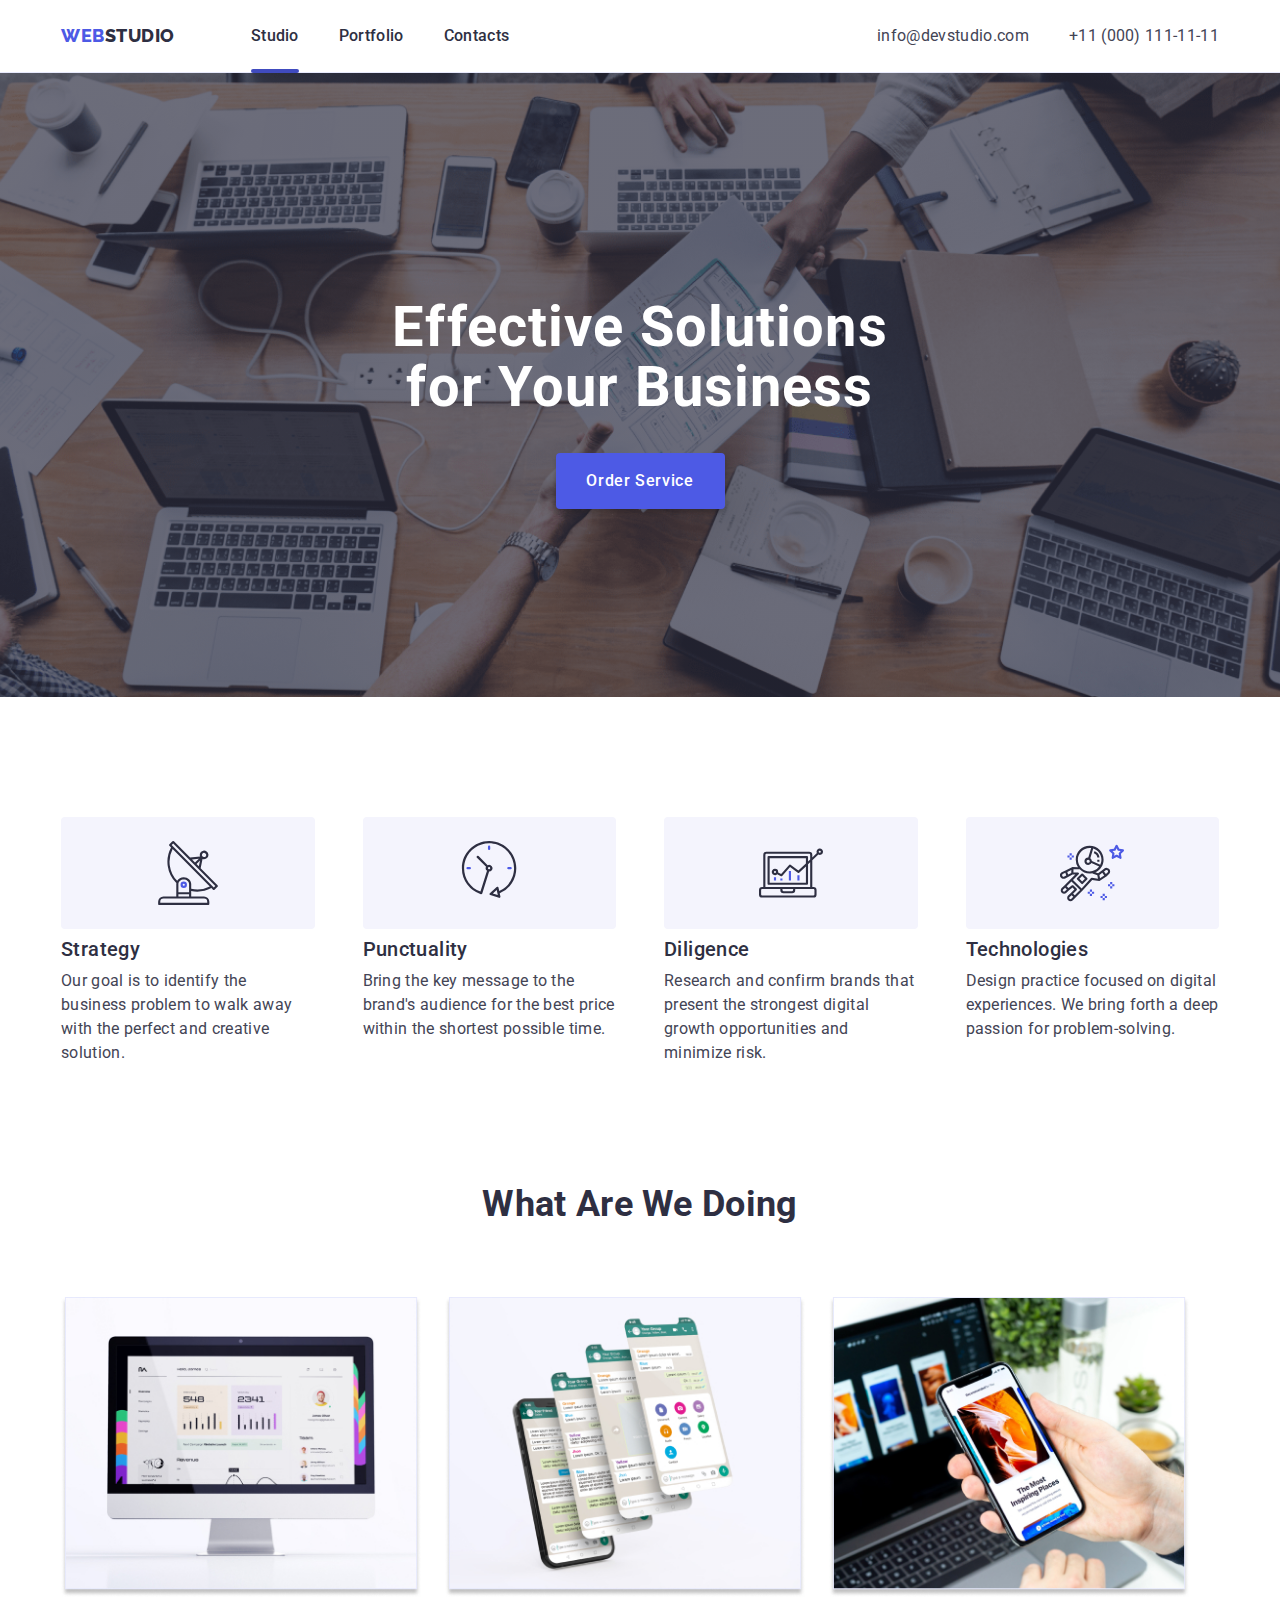
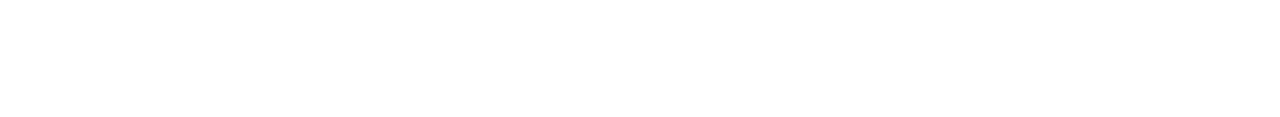
<file: index.html>
<!DOCTYPE html>
<html lang="en">
  <head>
    <meta charset="UTF-8" />
    <meta http-equiv="X-UA-Compatible" content="IE=edge" />
    <meta name="viewport" content="width=device-width, initial-scale=1.0" />
    <title>WebStudio</title>
    <link rel="preconnect" href="https://fonts.googleapis.com" />
    <link rel="preconnect" href="https://fonts.gstatic.com" crossorigin />
    <link
      href="https://fonts.googleapis.com/css2?family=Raleway:wght@800&family=Roboto:wght@400;500;700;900&display=swap"
      rel="stylesheet"
    />
    <link
      rel="stylesheet"
      href="https://cdnjs.cloudflare.com/ajax/libs/modern-normalize/1.1.0/modern-normalize.min.css"
      integrity="sha512-wpPYUAdjBVSE4KJnH1VR1HeZfpl1ub8YT/NKx4PuQ5NmX2tKuGu6U/JRp5y+Y8XG2tV+wKQpNHVUX03MfMFn9Q=="
      crossorigin="anonymous"
      referrerpolicy="no-referrer"
    />
    <link rel="stylesheet" href="./css/styles.css" />
    <link rel="stylesheet" href="./css/media.css" />
  </head>
  <body>
    <header class="header">
      <div class="container header-flex-box">
        <nav class="header-navigation">
          <a href="./index.html" class="header-logo link">
            Web<span class="logo-span">Studio</span>
          </a>
          <ul class="header-list list">
            <li class="header-item">
              <a href="./index.html" class="header-link active link">Studio</a>
            </Add padding li>
            <li class="header-item">
              <a href="./portfolio.html" class="header-link link">Portfolio</a>
            </li>
            <li class="header-item">
              <a href="" class="header-link link">Contacts</a>
            </li>
          </ul>
        </nav>
        <button class="menu-open-btn" data-menu-open type="button"> 
          <svg class="mobile-menu-open_icon" width="32" height="22">
            <use href="./images/icons.svg#icon-burger-menu"></use>
          </svg>
        </button>
        <address class="address">
          <ul class="address-list list">
            <li class="address-item">
              <a href="mailto:info@devstudio.com" class="address-link link"
                >info@devstudio.com</a
              >
            </li>
            <li class="address-item">
              <a href="tel:+110001111111" class="address-link link"
                >+11 (000) 111-11-11</a
              >
            </li>
          </ul>
        </address>
      </div>
       <div class="mobile-menu is-hidden " data-menu>
        <button type="button" class="mobile-menu-close-btn" data-menu-close>
          <svg class="mobile-menu-close-icon" width="8" height="8">
            <use href="./images/icons.svg#icon-modal-close-black"></use>
          </svg>
        </button>
        <div class="mobile-link">
          <ul class="mobile-list list">
            <li class="mobile-item">
              <a href="./index.html" class="mobile-link link current">Studio</a>
            </li>
            <li class="mobile-item">
              <a href="./portfolio.html" class="mobile-link link">Portfolio</a>
            </li>
            <li class="mobile-item">
              <a href="" class="mobile-link link">Contacts</a>
            </li>
          </ul>
        </div>
        <div class="mobile-address">
          <ul class="mobile-address-list list">
            <li class="mobile-address-item">
              <a href="tel:+110001111111" class="mobile-address-link link"
                >+11 (000) 111-11-11</a
              >
            </li>
            <li class="mobile-address-item">
              <a href="mailto:info@devstudio.com" class="mobile-email-link link"
                >info@devstudio.com</a
              >
            </li>
          </ul>
          <div>
            <ul class="mobile-social-list list">
              <li class="mobile-social-item">
                <a href="" class="mobile-social-link">
                  <svg class="mobile-social-icon" width="16" height="16">
                    <use href="./images/icons.svg#icon-instagram"></use>
                  </svg>
                </a>
              </li>
              <li class="mobile-social-item">
                <a href="" class="mobile-social-link">
                  <svg class="mobile-social-icon" width="16" height="16">
                    <use href="./images/icons.svg#icon-twitter"></use>
                  </svg>
                </a>
              </li>
              <li class="mobile-social-item">
                <a href="" class="mobile-social-link">
                  <svg class="mobile-social-icon" width="16" height="16">
                    <use href="./images/icons.svg#icon-facebook"></use>
                  </svg>
                </a>
              </li>
              <li class="mobile-social-item">
                <a href="" class="mobile-social-link">
                  <svg class="mobile-social-icon" width="16" height="16">
                    <use href="./images/icons.svg#icon-linkedin"></use>
                  </svg>
                </a>
              </li>
            </ul>
          </div>
        </div>
      </div>
    </header>
    <main class="main">
      <section class="hero">
        <div class="container hero-container">
            <h1 class="hero-title">Effective Solutions for Your Business</h1>
            <button type="button" class="hero-btn animation-btn" data-modal-open>Order Service</button>
        </div>
      </section>
      <section class="feature">
        <div class="container">
          <h2 class="visually-hidden">Title</h2>
          <ul class="feature-list list">
            <li class="feature-item">
              <div class="feature-text-style">
                <div class="icon-box">
                  <svg class="icon" width="64" height="64">
                    <use href="./images/icons.svg#icon-antenna"></use>
                  </svg>
                </div>
                <h3 class="feature-title-three">Strategy</h3>
                <p class="feature-paragraph">
                  Our goal is to identify the business problem to walk away with
                  the perfect and creative solution.
                </p>
              </div >
            </li>
            <li class="feature-item">
              <div class="feature-text-style">
                <div class="icon-box">
                  <svg class="icon" width="64" height="64">
                    <use href="./images/icons.svg#icon-clock"></use>
                  </svg>
                </div>
                <h3 class="feature-title-three">Punctuality</h3>
                <p class="feature-paragraph">
                  Bring the key message to the brand's audience for the best price
                  within the shortest possible time.
                </p>
              </div >
            </li>
            <li class="feature-item">
              <div class="feature-text-style">
                <div class="icon-box">
                  <svg class="icon" width="64" height="64">
                    <use href="./images/icons.svg#icon-diagram"></use>
                  </svg>
                </div>
                <h3 class="feature-title-three">Diligence</h3>
                <p class="feature-paragraph">
                  Research and confirm brands that present the strongest digital
                  growth opportunities and minimize risk.
                </p>
              </div >
            </li>
            <li class="feature-item">
              <div class="feature-text-style">
                <div class="icon-box">
                  <svg class="icon" width="64" height="64">
                    <use href="./images/icons.svg#icon-astronaut"></use>
                  </svg>
                </div>
                <h3 class="feature-title-three">Technologies</h3>
                <p class="feature-paragraph">
                  Design practice focused on digital experiences. We bring forth a
                  deep passion for problem-solving.
                </p>
              </div >
            </li>
          </ul>
        </div>
      </section>
      <section class="product">
        <div class="container">
          <h2 class="product-title">What are we doing</h2>
          <ul class="product-list list">
            <li class="product-item">
              <img
                src="./images/img1.jpg"
                alt="computer"
                width="360"
                height="300"
              />
            </li>
            <li class="product-item">
              <img
                src="./images/img2.jpg"
                alt="telephone"
                width="360"
                height="300"
              />
            </li>
            <li class="product-item">
              <img
                src="./images/img3.jpg"
                alt="telephone"
                width="360"
                height="300"
              />
            </li>
          </ul>
        </div>
      </section> 
       <!-- <section class="team">
        <div class="container">
          <h2 class="team-title">Our Team</h2>
          <ul class="team-list list">
            <li class="team-item">
              <picture class="bottom-image">
                <source
                  srcset="
                    ./images/mark-guerrero@1x-desktop.jpg 1x,
                    ./images/mark-guerrero@2x-desktop.jpg 2x
                  "
                  media="(min-width: 1200px)"
                />
                <source
                  srcset="
                    ./images/mark-guerrero@1x-tab.jpg 1x,
                    ./images/mark-guerrero@2x-tab.jpg 2x
                  "
                  media="(min-width: 767px)"
                />
                <source
                  srcset="
                    ./images/mark-guerrero-mob@1x.jpg 1x,
                    ./images/mark-guerrero-mob@2x.jpg 2x
                  "
                  media="(min-width: 320px)"
                />
                <img
                  src="./images/product.jpg"
                  alt="Mark_Guerrero"
                  class="picture-bottom-item"
                  width="264"
                  height="260"
                />
              </picture>
              <div class="team-text-style">
                <h3 class="team-title-three">Mark Guerrero</h3>
                <p class="team-paragraph">Product Designer</p>
                <ul class="team-network list">
                  <li class="team-network-item">
                    <a href="" class="social-network-link link">
                      <svg class="social-network-icon">
                        <use href="./images/icons.svg#icon-instagram"></use>
                      </svg>
                    </a>
                  </li>
                  <li class="team-network-item">
                    <a href="" class="social-network-link link">
                      <svg class="social-network-icon">
                        <use href="./images/icons.svg#icon-twitter"></use>
                      </svg>
                    </a>
                  </li>
                  <li class="team-network-item">
                    <a href="" class="social-network-link link">
                      <svg class="social-network-icon">
                        <use href="./images/icons.svg#icon-facebook"></use>
                      </svg>
                    </a>
                  </li>
                  <li class="team-network-item">
                    <a href="" class="social-network-link link">
                      <svg class="social-network-icon">
                        <use href="./images/icons.svg#icon-linkedin"></use>
                      </svg>
                    </a>
                  </li>
                </ul>
              </div>
            </li>
            <li class="team-item">
              <picture class="bottom-image">
                <source
                  srcset="
                    ./images/tom-ford@1x-desktop.jpg 1x,
                    ./images/tom-ford@2x-desktop.jpg 2x
                  "
                  media="(min-width: 1200px)"
                />
                <source
                  srcset="
                    ./images/tom-ford@1x-tab.jpg 1x,
                    ./images/tom-ford@2x-tab.jpg 2x
                  "
                  media="(min-width: 768px)"
                />
                <source
                  srcset="
                    ./images/tom-ford-mob@1x.jpg 1x,
                    ./images/tom-ford-mob@2x.jpg 2x
                  "
                  media="(min-width: 320px)"
                />
                <img
                  src="./images/frontend.jpg"
                  alt="Tom_Ford"
                  class="picture-bottom-item"
                  width="264"
                  height="260"
                />
              </picture>
              <div class="team-text-style">
                <h3 class="team-title-three">Tom Ford</h3>
                <p class="team-paragraph">Frontend Developer</p>
                <ul class="team-network list">
                  <li class="team-network-item">
                    <a href="" class="social-network-link link">
                      <svg class="social-network-icon">
                        <use href="./images/icons.svg#icon-instagram"></use>
                      </svg>
                    </a>
                  </li>
                  <li class="team-network-item">
                    <a href="" class="social-network-link link">
                      <svg class="social-network-icon">
                        <use href="./images/icons.svg#icon-twitter"></use>
                      </svg>
                    </a>
                  </li>
                  <li class="team-network-item">
                    <a href="" class="social-network-link link">
                      <svg class="social-network-icon">
                        <use href="./images/icons.svg#icon-facebook"></use>
                      </svg>
                    </a>
                  </li>
                  <li class="team-network-item">
                    <a href="" class="social-network-link link">
                      <svg class="social-network-icon">
                        <use href="./images/icons.svg#icon-linkedin"></use>
                      </svg>
                    </a>
                  </li>
                </ul>
              </div>
            </li>
            <li class="team-item">
              <picture class="bottom-image">
                <source
                  srcset="
                    ./images/camila-garcia@1x-desktop.jpg 1x,
                    ./images/camila-garcia@2x-desktop.jpg 2x
                  "
                  media="(min-width: 1200px)"
                />
                <source
                  srcset="
                    ./images/camila-garcia@1x-tab.jpg 1x,
                    ./images/camila-garcia@2x-tab.jpg 2x
                  "
                  media="(min-width: 767px)"
                />
                <source
                  srcset="
                    ./images/camila-garcia-mob@1x.jpg 1x,
                    ./images/camila-garcia-mob@2x.jpg 2x
                  "
                  media="(min-width: 320px)"
                />
                <img
                  src="./images/marketing.jpg"
                  alt="Camila_Garcia"
                  class="picture-bottom-item"
                  width="264"
                  height="260"
                />
              </picture>
              <div class="team-text-style">
                <h3 class="team-title-three">Camila Garcia</h3>
                <p class="team-paragraph">Marketing</p>
                <ul class="team-network list">
                  <li class="team-network-item">
                    <a href="" class="social-network-link link">
                      <svg class="social-network-icon">
                        <use href="./images/icons.svg#icon-instagram"></use>
                      </svg>
                    </a>
                  </li>
                  <li class="team-network-item">
                    <a href="" class="social-network-link link">
                      <svg class="social-network-icon">
                        <use href="./images/icons.svg#icon-twitter"></use>
                      </svg>
                    </a>
                  </li>
                  <li class="team-network-item">
                    <a href="" class="social-network-link link">
                      <svg class="social-network-icon">
                        <use href="./images/icons.svg#icon-facebook"></use>
                      </svg>
                    </a>
                  </li>
                  <li class="team-network-item">
                    <a href="" class="social-network-link link">
                      <svg class="social-network-icon">
                        <use href="./images/icons.svg#icon-linkedin"></use>
                      </svg>
                    </a>
                  </li>
                </ul>
              </div>
            </li>
            <li class="team-item">
              <picture class="bottom-image">
                <source
                  srcset="
                    ./images/daniel-wilson@1x-desktop.jpg 1x,
                    ./images/daniel-wilson@2x-desktop.jpg 2x
                  "
                  media="(min-width: 1200px)"
                />
                <source
                  srcset="
                    ./images/daniel-wilson@1x-tab.jpg 1x,
                    ./images/daniel-wilson@2x-tab.jpg 2x
                  "
                  media="(min-width: 768px)"
                />
                <source
                  srcset="
                    ./images/daniel-wilson@1x-mob.jpg 1x,
                    ./images/daniel-wilson@2x-mob.jpg 2x
                  "
                  media="(min-width: 320px)"
                />
                <img
                  src="./images/ui-desinger.jpg"
                  alt=" Daniel_Wilson"
                  class="picture-bottom-item"
                  width="264"
                  height="260"
                />
              </picture>
              <div class="team-text-style">
                <h3 class="team-title-three">Daniel Wilson</h3>
                <p class="team-paragraph">UI Designer</p>
                <ul class="team-network list">
                  <li class="team-network-item">
                    <a href="" class="social-network-link link">
                      <svg class="social-network-icon">
                        <use href="./images/icons.svg#icon-instagram"></use>
                      </svg>
                    </a>
                  </li>
                  <li class="team-network-item">
                    <a href="" class="social-network-link link">
                      <svg class="social-network-icon">
                        <use href="./images/icons.svg#icon-twitter"></use>
                      </svg>
                    </a>
                  </li>
                  <li class="team-network-item">
                    <a href="" class="social-network-link link">
                      <svg class="social-network-icon">
                        <use href="./images/icons.svg#icon-facebook"></use>
                      </svg>
                    </a>
                  </li>
                  <li class="team-network-item">
                    <a href="" class="social-network-link link">
                      <svg class="social-network-icon">
                        <use href="./images/icons.svg#icon-linkedin"></use>
                      </svg>
                    </a>
                  </li>
                </ul>
              </div>
            </li>
          </ul>
        </div>
      </section> 
      <section class="customers ">
        <div class="container customers-box">
          <h2 class="customers-title">Customers</h2>
          <ul class="customers-list list">
            <li class="customers-item">
              <a  class="customers-link link"href="">
                <svg class="customers-icon">
                  <use href="./images/icons.svg#icon-logo1"></use>
                </svg>
              </a>
            </li>
            <li class="customers-item">
              <a  class="customers-link link"href=""> 
                <svg class="customers-icon">
                  <use href="./images/icons.svg#icon-logo6"></use>
                </svg>
              </a>
            </li>
            <li class="customers-item">
              <a class="customers-link link" href=""> 
                <svg class="customers-icon">
                  <use href="./images/icons.svg#icon-logo3"></use>
                </svg>
               </a>
            </li>
            <li class="customers-item">
              <a  class="customers-link link"href=""> 
                <svg class="customers-icon">
                  <use href="./images/icons.svg#icon-logo4"></use>
              </svg>
              </a>
          </li>
            <li class="customers-item">
              <a class="customers-link link" href=""> 
              <svg class="customers-icon">
                <use href="./images/icons.svg#icon-logo5"></use>
              </svg>
              </a>
            </li>
            <li class="customers-item">
              <a class="customers-link link" href=""> 
              <svg class="customers-icon">
                <use href="./images/icons.svg#icon-logo2"></use>
              </svg>
              </a>
            </li>
          </ul>
        </div>
      </section>
    </main>
    <footer class="footer">
      <div class="container footer-wrap"> 
        <div class="footer-info"> 
          <div class="footer-box">
            <a href="./index.html" class="footer-logo link">
              Web<span class="footer-span">Studio</span>
            </a>
            <p class="footer-paragraph">
              Increase the flow of customers and <br />
              sales for your business with digital <br />
              marketing & growth solutions.
            </p>
          </div>
          <div class="footer-social">
            <p class="footer-social-title">Social media</p>
            <ul class="footer-social-list list">
              <li class="footer-social-item">
                <a href="" class="footer-social-link">
                  <svg class="footer-social-icons">
                    <use href="./images/icons.svg#icon-instagram"></use>
                  </svg>
                </a>
              </li>
              <li class="footer-social-item">
                <a href="" class="footer-social-link">
                  <svg class="footer-social-icons">
                    <use href="./images/icons.svg#icon-twitter"></use>
                  </svg>
                </a>
              </li>
              <li class="footer-social-item">
                <a href="" class="footer-social-link">
                  <svg class="footer-social-icons">
                    <use href="./images/icons.svg#icon-facebook"></use>
                  </svg>
                </a>
              </li>
              <li class="footer-social-item">
                <a href="" class="footer-social-link">
                  <svg class="footer-social-icons">
                    <use href="./images/icons.svg#icon-linkedin"></use>
                  </svg>
                </a>
              </li>
            </ul>
          </div>
          <form class="footer-form">
            <p class="footer-social-title">Subscribe</p>
            <div class="subscribe-wrap">
              <input type="email" name="subscribe-mail" id="subscribe-mail" class="subscribe-mail" placeholder="E-mail">
              <button type="submit" class="subscribe-btn">Subscribe
                <span>
                  <svg class="footer-send-icon" width="24" height="24">
                    <use href="./images/icons.svg#icon-frame"></use>
                  </svg>
                </span>
              </button>
            </div>
           </form>
        </div >
      </div>
    </footer>-->
    <div class="backdrop is-hidden" data-modal> 
      <div class="modal">
        <button type="button" class="modal-btn" data-modal-close>
          <svg class="modal-close-icon">
            <use href="./images/symbol-defs.svg#icon-close-black-18dp"></use>
          </svg>
        </button>
        <p class="modal-title">Leave your contacts and we will call you back</p>
        <form class="modal-form">
          <div class="modal-form-group">
            <label for="user-name" class="modal-label">Name</label>
            <div class="input-wrap">
              <input type="text" name="user-name" id="user-name" required class="modal-input input">
              <svg class="modal-icons" width="18" height="24">
                <use href="./images/icons.svg#icon-person-black"></use>
              </svg>
            </div>
          </div>
          <div class="modal-form-group">
            <label for="user-tel" class="modal-label">Phone</label>
            <div class="input-wrap">
              <input type="text" name="user-tel" id="user-tel" required class="modal-input input">
              <svg class="modal-icons" width="18" height="24">
                <use href="./images/icons.svg#icon-phone-black"></use>
              </svg>
            </div>
          </div>
          <div class="modal-form-group">
            <label for="user-email" class="modal-label" >Email</label>
            <div class="input-wrap">
              <input type="text" name="user-email" id="user-email" required class="modal-input input">
              <svg class="modal-icons" width="18" height="24">
                <use href="./images/icons.svg#icon-email-black"></use>
              </svg>
            </div>
          </div>
          <div class="modal-form-group">
            <label for="user-text" class="modal-label">Comment</label>
            <textarea name="user-text" id="user-text" placeholder="Text input" class="modal-textarea"></textarea>
          </div>
          <label class="modal-privacy-wrap check-text">
              <input type="checkbox" name="privacy" id="privacy" class="input-check visually-hidden" value="true">
              <span class="modal-svg-settings">
                <svg class="modal-icon-vector" width="16" height="16">
                  <use href="./images/icons.svg#icon-vector"></use>
                </svg>
              </span> 
              <span class="text-privacy">I accept the terms and conditions of the <a href="./index.html" class="modal-privacy-link"> Privacy Policy</a></span>
          </label>
          <button type="button" class="modal-form-btn modal-animation-btn">Send</button>
        </form>
      </div>
    </div> 
    <script src="./js/modal.js"></script>
    <script src="./js/mobile-menu.js"></script>
  </body>
</html>
</file>
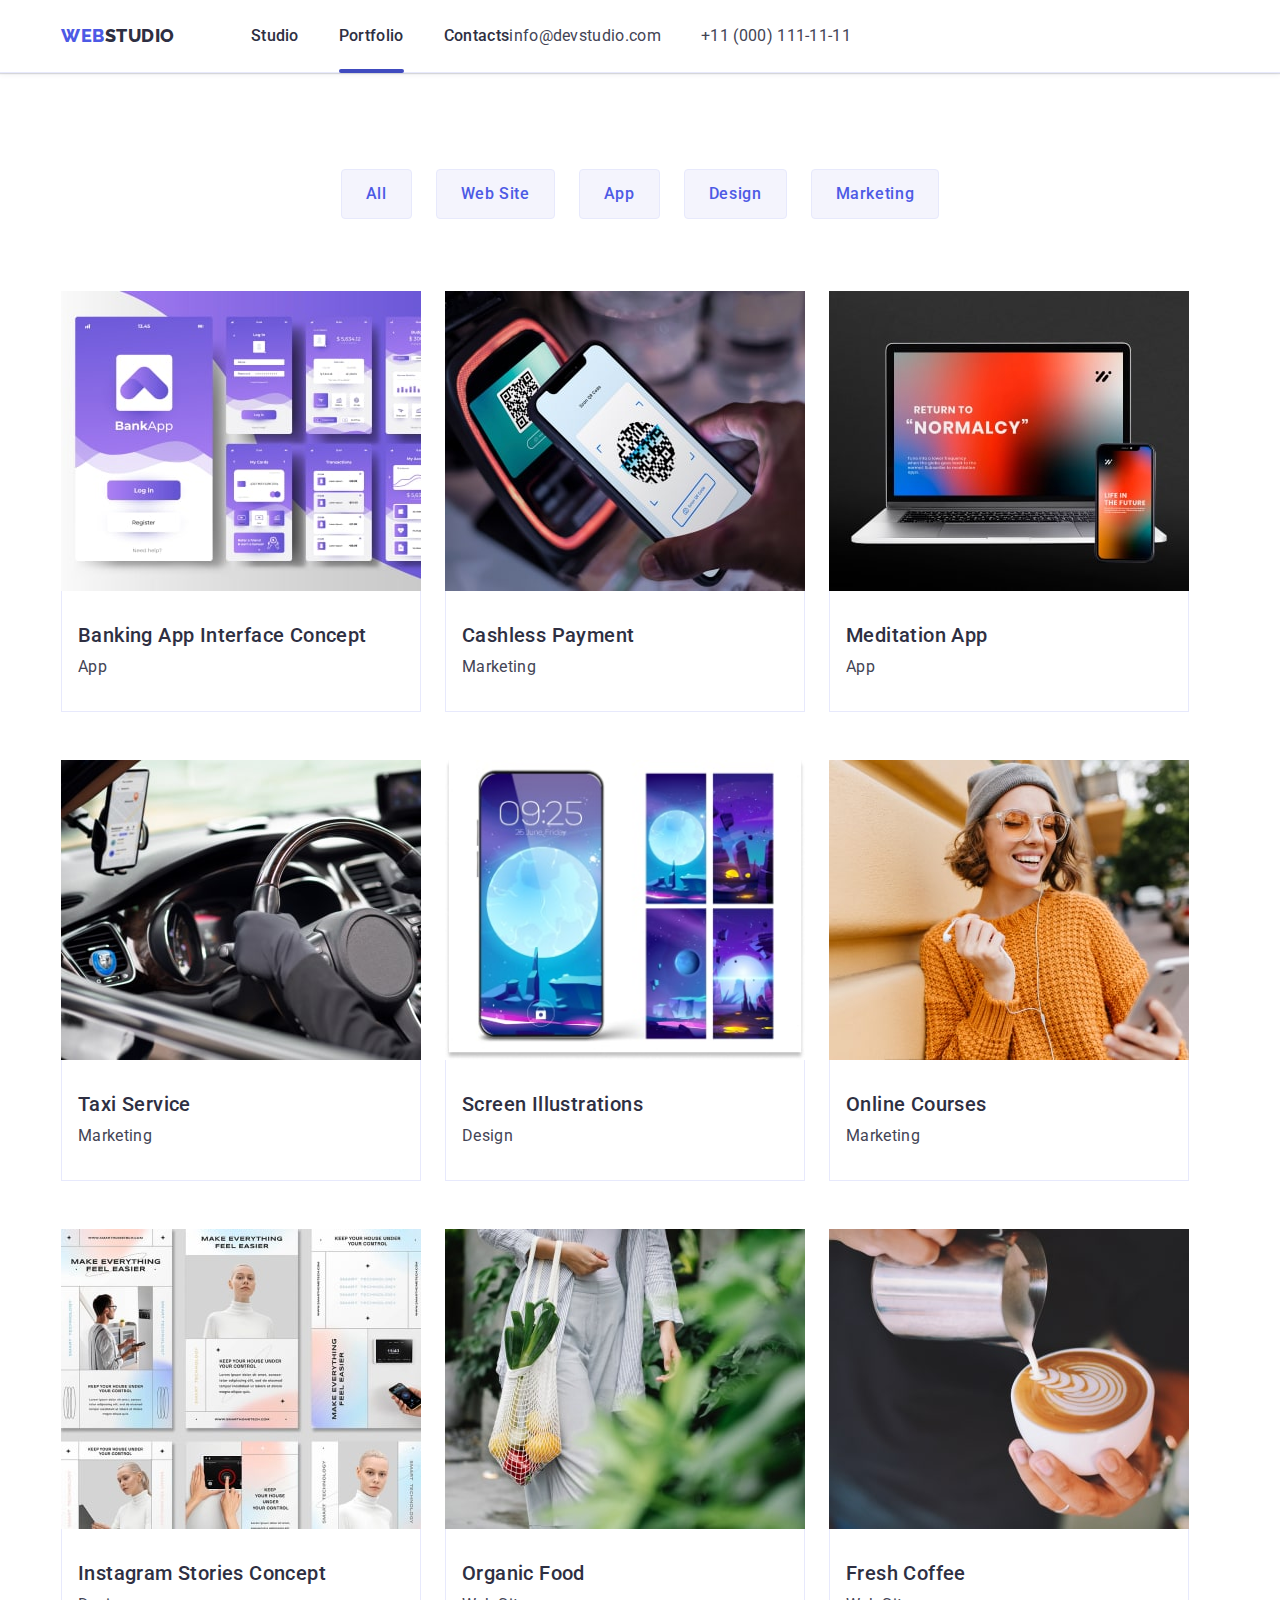
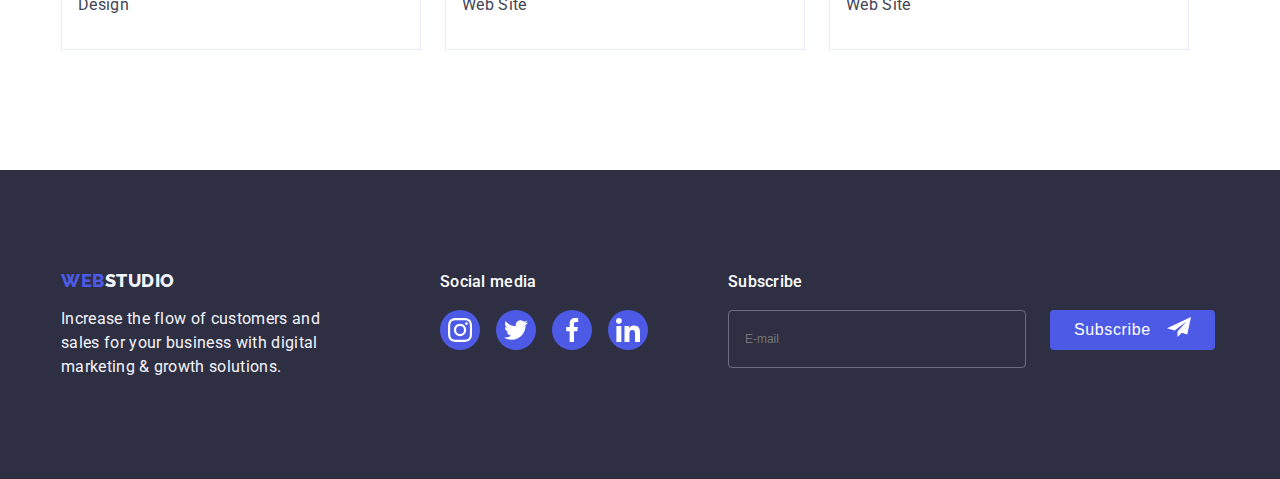
<file: portfolio.html>
<!DOCTYPE html>
<html lang="en">
  <head>
    <meta charset="UTF-8" />
    <meta http-equiv="X-UA-Compatible" content="IE=edge" />
    <meta name="viewport" content="width=device-width, initial-scale=1.0" />
    <title>Portfolio</title>
    <link rel="preconnect" href="https://fonts.googleapis.com" />
    <link rel="preconnect" href="https://fonts.gstatic.com" crossorigin />
    <link
      href="https://fonts.googleapis.com/css2?family=Raleway:wght@800&family=Roboto:wght@400;500;700;900&display=swap"
      rel="stylesheet"
    />
    <link
      rel="stylesheet"
      href="https://cdnjs.cloudflare.com/ajax/libs/modern-normalize/1.1.0/modern-normalize.min.css"
      integrity="sha512-wpPYUAdjBVSE4KJnH1VR1HeZfpl1ub8YT/NKx4PuQ5NmX2tKuGu6U/JRp5y+Y8XG2tV+wKQpNHVUX03MfMFn9Q=="
      crossorigin="anonymous"
      referrerpolicy="no-referrer"
    />
    <link rel="stylesheet" href="./css/styles.css" />
  </head>
  <body>
    <header class="header">
      <div class="container header-flex-box">
        <nav class="header-navigation">
          <a href="./index.html" class="header-logo link">
            Web<span class="logo-span">Studio</span>
          </a>
          <ul class="header-list list">
            <li class="header-item">
              <a href="./index.html" class="header-link link">Studio</a>
            </li>
            <li class="header-item">
              <a href="./portfolio.html" class="header-link active link"
                >Portfolio</a
              >
            </li>
            <li class="header-item">
              <a href="" class="header-link link">Contacts</a>
            </li>
          </ul>
        </nav>
        <address class="address">
          <ul class="address-list list">
            <li class="address-item">
              <a href="mailto:info@devstudio.com" class="address-link link"
                >info@devstudio.com</a
              >
            </li>
            <li class="address-item">
              <a href="tel:+110001111111" class="address-link link"
                >+11 (000) 111-11-11</a
              >
            </li>
          </ul>
        </address>
      </div>
    </header>
    <main>
      <section class="portfolio">
        <div class="container">
          <h1 class="visually-hidden">Filters</h1>
          <!-- Button -->
          <ul class="filters-list list">
            <li class="filters-item order-zero link">
              <button type="button" class="filters-btn list">All</button>
            </li>
            <li class="filters-item order-one link">
              <button type="button" class="filters-btn list">Web Site</button>
            </li>
            <li class="filters-item order-two link">
              <button type="button" class="filters-btn list">App</button>
            </li>
            <li class="filters-item order-three link">
              <button type="button" class="filters-btn list">Design</button>
            </li>
            <li class="filters-item order-four link">
              <button type="button" class="filters-btn list">Marketing</button>
            </li>
          </ul>
          <!-- List item -->
          <ul class="portfolio-list list">
            <li class="portfolio-item">
              <a href="" class="portfolio-link link">
                <div class="portfolio-top-wrap">
                  <p class="portfolio-top-text">
                    14 Stylish and User-Friendly App Design Concepts · Task
                    Manager App · Calorie Tracker App · Exotic Fruit Ecommerce
                    App · Cloud Storage App
                  </p>
                  <img
                    src="./images/portfolio1.jpg"
                    alt="Banking App Interface Concept in the phone"
                    width="360"
                    height="300"
                  />
                </div>
                <div class="portfolio-text-style">
                  <h2 class="portfolio-title">Banking App Interface Concept</h2>
                  <p class="portfolio-filter">App</p>
                </div>
              </a>
            </li>
            <li class="portfolio-item">
              <a href="" class="portfolio-link link">
                <div class="portfolio-top-wrap">
                  <p class="portfolio-top-text">
                    14 Stylish and User-Friendly App Design Concepts · Task
                    Manager App · Calorie Tracker App · Exotic Fruit Ecommerce
                    App · Cloud Storage App
                  </p>
                  <img
                    src="./images/portfolio2.jpg"
                    alt="Cashless Payment in the phone"
                    width="360"
                    height="300"
                  />
                </div>
                <div class="portfolio-text-style">
                  <h2 class="portfolio-title">Cashless Payment</h2>
                  <p class="portfolio-filter">Marketing</p>
                </div>
              </a>
            </li>
            <li class="portfolio-item">
              <a href="" class="portfolio-link link">
                <div class="portfolio-top-wrap">
                  <p class="portfolio-top-text">
                    14 Stylish and User-Friendly App Design Concepts · Task
                    Manager App · Calorie Tracker App · Exotic Fruit Ecommerce
                    App · Cloud Storage App
                  </p>
                  <img
                    src="./images/portfolio3.jpg"
                    alt="App for meditation on your phone and laptop"
                    width="360"
                    height="300"
                  />
                </div>
                <div class="portfolio-text-style">
                  <h2 class="portfolio-title">Meditation App</h2>
                  <p class="portfolio-filter">App</p>
                </div>
              </a>
            </li>
            <li class="portfolio-item">
              <a href="" class="portfolio-link link">
                <div class="portfolio-top-wrap">
                  <p class="portfolio-top-text">
                    14 Stylish and User-Friendly App Design Concepts · Task
                    Manager App · Calorie Tracker App · Exotic Fruit Ecommerce
                    App · Cloud Storage App
                  </p>
                  <img
                    src="./images/portfolio4.jpg"
                    alt="Taxi Service in the phone"
                    width="360"
                    height="300"
                  />
                </div>
                <div class="portfolio-text-style">
                  <h2 class="portfolio-title">Taxi Service</h2>
                  <p class="portfolio-filter">Marketing</p>
                </div>
              </a>
            </li>
            <li class="portfolio-item">
              <a href="" class="portfolio-link link">
                <div class="portfolio-top-wrap">
                  <p class="portfolio-top-text">
                    14 Stylish and User-Friendly App Design Concepts · Task
                    Manager App · Calorie Tracker App · Exotic Fruit Ecommerce
                    App · Cloud Storage App
                  </p>
                  <img
                    src="./images/portfolio5.jpg"
                    alt="Screen Illustrations in the phone"
                    width="360"
                    height="300"
                  />
                </div>
                <div class="portfolio-text-style">
                  <h2 class="portfolio-title">Screen Illustrations</h2>
                  <p class="portfolio-filter">Design</p>
                </div>
              </a>
            </li>
            <li class="portfolio-item">
              <a href="" class="portfolio-link link">
                <div class="portfolio-top-wrap">
                  <p class="portfolio-top-text">
                    14 Stylish and User-Friendly App Design Concepts · Task
                    Manager App · Calorie Tracker App · Exotic Fruit Ecommerce
                    App · Cloud Storage App
                  </p>
                  <img
                    src="./images/portfolio6.jpg"
                    alt="Online Courses"
                    width="360"
                    height="300"
                  />
                </div>
                <div class="portfolio-text-style">
                  <h2 class="portfolio-title">Online Courses</h2>
                  <p class="portfolio-filter">Marketing</p>
                </div>
              </a>
            </li>

            <li class="portfolio-item">
              <a href="" class="portfolio-link link">
                <div class="portfolio-top-wrap">
                  <p class="portfolio-top-text">
                    14 Stylish and User-Friendly App Design Concepts · Task
                    Manager App · Calorie Tracker App · Exotic Fruit Ecommerce
                    App · Cloud Storage App
                  </p>
                  <img
                    src="./images/portfolio7.jpg"
                    alt="Instagram Stories Concept"
                    width="360"
                    height="300"
                  />
                </div>
                <div class="portfolio-text-style">
                  <h2 class="portfolio-title">Instagram Stories Concept</h2>
                  <p class="portfolio-filter">Design</p>
                </div>
              </a>
            </li>
            <li class="portfolio-item">
              <a href="" class="portfolio-link link">
                <div class="portfolio-top-wrap">
                  <p class="portfolio-top-text">
                    14 Stylish and User-Friendly App Design Concepts · Task
                    Manager App · Calorie Tracker App · Exotic Fruit Ecommerce
                    App · Cloud Storage App
                  </p>
                  <img
                    src="./images/portfolio8.jpg"
                    alt="Organic Food"
                    width="360"
                    height="300"
                  />
                </div>
                <div class="portfolio-text-style">
                  <h2 class="portfolio-title">Organic Food</h2>
                  <p class="portfolio-filter">Web Site</p>
                </div>
              </a>
            </li>
            <li class="portfolio-item">
              <a href="" class="portfolio-link link">
                <div class="portfolio-top-wrap">
                  <p class="portfolio-top-text">
                    14 Stylish and User-Friendly App Design Concepts · Task
                    Manager App · Calorie Tracker App · Exotic Fruit Ecommerce
                    App · Cloud Storage App
                  </p>
                  <img
                    src="./images/portfolio9.jpg"
                    alt="Fresh Coffee"
                    width="360"
                    height="300"
                  />
                </div>
                <div class="portfolio-text-style">
                  <h2 class="portfolio-title">Fresh Coffee</h2>
                  <p class="portfolio-filter">Web Site</p>
                </div>
              </a>
            </li>
          </ul>
        </div>
      </section>
    </main>
    <footer class="footer">
      <div class="container footer-wrap">
        <div class="footer-info">
          <div class="footer-box">
            <a href="./index.html" class="footer-logo link">
              Web<span class="footer-span">Studio</span>
            </a>
            <p class="footer-paragraph">
              Increase the flow of customers and <br />
              sales for your business with digital <br />
              marketing & growth solutions.
            </p>
          </div>
          <div class="footer-social">
            <p class="footer-social-title">Social media</p>
            <ul class="footer-social-list list">
              <li class="footer-social-item">
                <a href="" class="footer-social-link">
                  <svg class="footer-social-icons">
                    <use href="./images/icons.svg#icon-instagram"></use>
                  </svg>
                </a>
              </li>
              <li class="footer-social-item">
                <a href="" class="footer-social-link">
                  <svg class="footer-social-icons">
                    <use href="./images/icons.svg#icon-twitter"></use>
                  </svg>
                </a>
              </li>
              <li class="footer-social-item">
                <a href="" class="footer-social-link">
                  <svg class="footer-social-icons">
                    <use href="./images/icons.svg#icon-facebook"></use>
                  </svg>
                </a>
              </li>
              <li class="footer-social-item">
                <a href="" class="footer-social-link">
                  <svg class="footer-social-icons">
                    <use href="./images/icons.svg#icon-linkedin"></use>
                  </svg>
                </a>
              </li>
            </ul>
          </div>
          <form class="footer-form">
            <p class="footer-social-title">Subscribe</p>
            <div class="subscribe-wrap">
              <input
                type="email"
                name="subscribe-mail"
                id="subscribe-mail"
                class="subscribe-mail"
                placeholder="E-mail"
              />
              <button type="submit" class="subscribe-btn">
                Subscribe
                <span>
                  <svg class="footer-send-icon" width="24" height="24">
                    <use href="./images/icons.svg#icon-frame"></use>
                  </svg>
                </span>
              </button>
            </div>
          </form>
        </div>
      </div>
    </footer>
  </body>
</html>
</file>
<file: css/styles.css>
:root {
    --color-iris: #4d5ae5;
    --color-navy-blue: #2e2f42;
    --color-slate: #434455;
    --color-white: #ffffff;
    --bg-social-color:#4D5AE5;
    --hover-focus-color:#404bbf;
    --time-transition-duration: 250ms;
    --transition-timing-function: cubic-bezier(0.4, 0, 0.2, 1);
}
h1,h2,h3,h4,h5,h6,p{
    margin: 0px;
}
body{
    font-family: 'Roboto', sans-serif;
    font-size: 16px;
    letter-spacing: 0.02em;
    color: var(--color-slate,#434455);
    background-color: var(--color-white,#FFFFFF);
    margin: 0;
}


.visually-hidden {
    position: absolute;
    width: 1px;
    height: 1px;
    margin: -1px;
    border: 0;
    padding: 0;

    white-space: nowrap;
    clip-path: inset(100%);
    clip: rect(0 0 0 0);
    overflow: hidden;
}
ul{
    margin: 0px;
    padding: 0px;
}
h1,
h2,
h3,
h4,
h5,
h6,
p{
    margin: 0px;
    padding: 0px;
}
img {
    display: block;
}
.list{
    list-style: none;
}
.link{
    text-decoration: none; 
}
.container{
    display: block;
    width: 1158px;
    padding-right: 15px;
    padding-left: 15px;
    margin: 0 auto;
}
[button]{
    cursor: pointer;
}

/* ----------------------------HEADER-------------------------------------- */

header {
    display: flex;
    border-bottom: 1px solid #E7E9FC;
    padding-top: 24px;
    padding-bottom: 24px;
    box-shadow: 0px 1px 1px rgba(46, 47, 66, 0.16), 0px 1px 6px rgba(46, 47, 66, 0.08);
}
.header-flex-box{
    display: flex;
}
.header-navigation{
    display: flex;
    align-items: center;
}
.header-logo {
    font-family: "Raleway", sans-serif;
    font-weight: 800;
    font-size: 18px;
    line-height: 1.17;
    letter-spacing: 0.03em;
    color:var(--color-iris, #4d5ae5);
    text-transform: uppercase;
}

.logo-span{
    color:var(--color-grey, #2e2f42);
}

.header-list {
    display: flex;
    list-style: none;
    margin-left: 76px; 
    gap: 40px;
}

.header-link {
    font-weight: 500;
    line-height: 1.5;
    letter-spacing: 0.02em;
    color: var(--color-grey,#2e2f42);
    transition: color var(--time-transition-duration) var(--transition-timing-function) ; 
    position: relative;
}

.header-link:is(:hover, :focus){
    color: #404bbf;
}
.active::after {
    position: absolute;
    bottom: -28px;
    content: "";
    display: block;
    width: 100%;
    height: 4px;
    border-radius: 2px;
    background: #404BBF;

}

/* ----------------------------ADDRESS-------------------------------------- */
.address {
    display: flex;
    align-items: flex-start;
    justify-content: space-between;
    font-style: normal;
}
.address-list{
    display: flex;
    gap: 40px;
    /* margin-left: 332px; */
}
.address-link {
    color: var(--color-slate, #434455);
    line-height: 1.5;
}
.address-link:is(:hover, :focus){
    color: var(--hover-focus-color, #404bbf);
}

/* ----------------------------HERO-FIRST-SECTION-------------------------------------- */
.hero {
    background: var(--color-grey,#2e2f42);
    background-image: linear-gradient(rgba(46, 47, 66, 0.7), rgba(46, 47, 66, 0.7)), url(../images/people-office.jpg) ;
    background-repeat: no-repeat;
    background-size: cover;
    background-position: center;
    max-width: 1440px;
    /* height: 600px; */
    padding-bottom: 188px;
    /* margin-left: auto;
    margin-right: auto; */
    text-align: center;
}
.hero-container{
    /* display: flex;
    flex-direction: column;
    align-items: center;
    justify-content: center;
    height: 600px;
    gap: 48px; */
    text-align: center;
}
.hero-title {
    color: var(--color-white, #FFFFFF);
    font-size: 56px;
    line-height: 1.07;
    letter-spacing: 0.02em;
    text-align: center;
    width: 496px;
}

.hero-btn {
    font-family: inherit;
    font-weight: 500;
    font-size: 16px;
    line-height: 1.5;
    letter-spacing: 0.04em;
    color: var(--color-white, #FFFFFF);
    background-color: var(--color-iris, #4d5ae5);
    min-width: 169px;
    height: 56px;
    padding: 0px 0px;
    border: none;
    box-shadow: 0px 4px 4px rgba(0, 0, 0, 0.15);
    border-radius: 4px;
}
.animation-btn{
    transition-property: color, border, box-shadow, background;
    transition-duration: var(--time-transition-duration);
}
.hero-btn:is(:hover, :focus) {
    background-color: var(--hover-focus-color, #404bbf);
    cursor: pointer;
}
/* ----------------------------FEATURE-TWO-SECTION-------------------------------------- */

.feature{
    padding: 120px 0px;
}
.feature-list{
    display: flex;
    gap: 24px;
}
.feature-item {
    list-style-type: none;
    width: 264px;
}

.feature-title-three {
    color: var(--color-grey,#2E2F42);
    font-weight: 500;
    font-size: 20px;
    line-height: 1.2;
    letter-spacing: 0.02em;
    margin-bottom: 8px;
}
.icon-box {
    display: flex;
    align-items: center;
    justify-content: center;
    height: 112px;
    margin-bottom: 8px;
    background-color: #F4F4FD;
    border-radius: 4px;
}

.icon {}

.feature-paragraph {
    line-height: 1.5;
}
/* ----------------------------PRODUCT-THIRD-SECTION-------------------------------------- */
.product{
    padding-bottom: 120px;
}
.product-title {
    color: var(--color-grey, #2e2f42);
    font-size: 36px;
    line-height: 1.11;
    font-weight: 700;
    text-transform: capitalize;
    text-align: center;
    padding-top: 0px;
    margin-bottom: 72px;
}
.product-list{
    display: flex;
    gap: 24px;
}
.product-item {
    list-style-type: none;
}
/* ----------------------------TEAM-FOURTH-SECTION-------------------------------------- */
.team {
    background-color: #F4F4FD;
    padding: 120px 0px;
}
.team-list{
    display: flex;
    justify-content: center;
    gap: 24px;
}
.team-title {
    color:var(--color-grey, #2e2f42);
    font-size: 36px;
    line-height: 1.11;
    letter-spacing: 0.02em;
    text-align: center;
    text-transform: capitalize;
    margin-bottom:72px;
}
.team-text-style{
    padding: 32px 16px;
}
.team-item {
    list-style-type: none;
    background-color: var(--color-white, #FFFFFF);
    box-shadow: 0px 1px 6px rgba(46, 47, 66, 0.08), 0px 1px 1px rgba(46, 47, 66, 0.16), 0px 2px 1px rgba(46, 47, 66, 0.08);
    border-radius: 0px 0px 4px 4px;
}
.team-title-three{
    color: var(--color-grey, #2e2f42);
    font-weight: 500;
    font-size: 20px;
    line-height: 1.2;
    text-align: center;
    letter-spacing: 0.02em;
    margin-bottom: 8px;
}
.team-paragraph{
    font-size: 16px;
    line-height: 1.5;
    text-align: center;
}
.team-network {
    display: flex;
    justify-content: center;
    gap: 24px;
    margin-top: 8px;
}

.team-network-item {
    width: 40px;
    height: 40px;
}

.social-network-link {
    width: 100%;
    height: 100%;
    border-radius: 50%;
    background-color: var(--bg-social-color);
    display: flex;
    align-items: center;
    justify-content: center;
    transition-property: background;
    transition-duration: var(--time-transition-duration);
}

.social-network-icon {
   width: 16px;
   height: 16px;
   fill: #ffffff;
}
.social-network-link:is(:hover, :focus){
    background-color: #404BBF;
    cursor: pointer;
}
/* ----------------------------CUSTOMERS-------------------------------------- */
.customers {
    padding-top: 120px;
    padding-bottom: 120px;
}

.customers-box{
    
}

.customers-title {
    text-align: center;
    font-size: 36px;
    line-height: 1.11;
    margin-bottom: 72px;
    font-family: 'Roboto';
    color: #2E2F42;
    letter-spacing: 0.02em;
}

.customers-list {
    display: flex;
    align-items: center;
    justify-content: center;
    gap: 24px;
}

.customers-item {
   
}
.customers-link{
    display: flex;
    align-items: center;
    justify-content: center;
    width: 168px;
    height: 88px;
    border-radius: 4px;
    border: 1px solid #434455;
    transition-property: border;
    transition-duration: var(--time-transition-duration);
}
.customers-icon{
    width: 104px;
    height: 56px;
    fill: #8E8F99;
    transition-property: fill;
    transition-duration: var(--time-transition-duration);
}
.customers-link:is(:hover, :focus){
    border: 1px solid var(--hover-focus-color, #404bbf);
}

.customers-link:hover > .customers-icon{
    fill: #404bbf;
}
.customers-link:focus > .customers-icon {
    fill: #404bbf;
}
/* ----------------------------FILTERS-------------------------------------- */
.portfolio{
    padding-top: 96px;
    padding-bottom: 120px;
}
.filters-list{
    display: flex;
    justify-content: center;
    align-items: flex-start;
    gap: 24px;
}

.filters-btn {
    font-family: inherit;
    font-weight: 500;
    font-size: 16px;
    line-height: 1.5;
    letter-spacing: 0.04em;
    color: var(--color-iris, #4d5ae5);
    background: #F4F4FD;
    padding: 12px 24px;
    border: 1px solid #E7E9FC;
    border-radius: 4px;
    width: 'fit-content';
    transition-property: background;
    transition-duration: var(--time-transition-duration);
}

.filters-btn:is(:hover, :focus) {
    background-color: #404BBF;
    color: var(--color-white, #FFFFFF);
    cursor: pointer;
}

.portfolio-title {
    color: var(--color-grey, #2e2f42);
    font-weight: 500;
    font-size: 20px;
    line-height: 1.2;
    letter-spacing: 0.02em;
    padding-left: 16px;
    margin-bottom: 8px;
}
.portfolio-list{
    display: flex;
    flex-wrap: wrap;
    padding-top: 72px;
    gap: 48px 24px;
}

.portfolio-text-style{
    padding: 32px 0px;
    border: 1px solid #E7E9FC;
    border-top: none;
}
.portfolio-filter {
    font-size: 16px;
    line-height: 1.5;
    color: #434455;
    letter-spacing: 0.02em;
    padding-left: 16px;
    
}
.portfolio-item{
    
}
.portfolio-item:is(:hover,:focus){
    box-shadow: 0px 1px 6px rgba(46, 47, 66, 0.08), 0px 1px 1px rgba(46, 47, 66, 0.16), 0px 2px 1px rgba(46, 47, 66, 0.08);
}
.portfolio-link:hover .portfolio-top-text{
    transform: translate(0);
}
.portfolio-top-wrap{
    position: relative;
    overflow: hidden;
    
}
.portfolio-top-text{
    position: absolute;
    font-size: 16px;
    line-height: 1.5;
    letter-spacing: 0.02em;
    color: #F4F4FD;
    background: var(--bg-social-color);
    padding: 40px 40px 40px 40px;
    height: 100%;
    transform: translateY(100%);
    transition: transform var(--time-transition-duration) linear;
    overflow: auto;
}
/* ----------------------------FOOTER-------------------------------------- */
.footer {
    background: var(--color-grey, #2e2f42);
    padding: 100px 0px;
}
.footer-wrap{
    display: flex;
}
.footer-info{
    display: flex;
    
}
.footer-box{
    display: flex;
    flex-direction: column;
}
.footer-logo {
    font-family: "Raleway", sans-serif;
    font-weight: 800;
    font-size: 18px;
    line-height: 1.17;
    letter-spacing: 0.03em;
    color: var(--color-iris, #4d5ae5);
    text-transform: uppercase;
}

.footer-span{
    color: #f4f4fd;
}
.footer-paragraph {
    color: #F4F4FD;
    margin-top: 16px;
    line-height: 1.5;
}
.footer-social {
    margin-left: 120px;
}

.footer-social-list {
    display: flex;
    gap: 16px;
    margin-top: 16px;
}

.footer-social-item {
    width: 40px;
    height: 40px;
}

.footer-social-link {
    width: 100%;
    height: 100%;
    border-radius: 50%;
    background-color: var(--bg-social-color);
    display: flex;
    align-items: center;
    justify-content: center;
    transition-property: background;
    transition-duration: var(--time-transition-duration);
}

.footer-social-icons {
    width: 24px;
    height: 24px;
    fill: #ffffff;
}
.footer-social-title{
    font-weight: 500;
    font-size: 16px;
    line-height: 1.5;
    color: #FFFFFF;
    letter-spacing: 0.02em;
}
.footer-social-link:is(:hover,:focus){
    background-color: #31D0AA;
}
.footer-input{
    margin-right: 24px;
    border-color: #ffffff;
    transition: border var(--time-transition-duration) var(--transition-timing-function);
}
.subscribe-text{
    display: inline-block;
    margin-bottom: 16px;
}
.footer-form {
    margin-left: 80px;
}
.subscribe-wrap {
    display: flex;
    gap: 24px;
    padding-top: 16px;
}

.footer-social-title {}

.subscribe-mail {
    width: 264px;
    height: 40px;
    padding: 8px 16px;
    font-size: 12px;
    color: #ffffff;
    background-color: transparent;
    border: 1px solid rgba(255, 255, 255, 0.3);
    border-radius: 4px;
}

.subscribe-btn {
    display: inline-flex;
    justify-content: center;
    align-items: center;
    gap: 16px;
    width: 165px;
    height: 40px;
    padding: 8px 24px;
    font-weight: 500;
    font-size: 16px;
    line-height: 1.5;
    letter-spacing: 0.04em;
    color: #ffffff;
    background-color: var(--bg-social-color);
    border: 0;
    border-radius: 4px;
    cursor: pointer;
    transition: background-color 250ms var(--transition-timing-function);
}
.subscribe-btn:is(:hover, :focus) {
    background-color: var(--hover-focus-color);
}

/* --------------------------------MODAL--------------------------------------- */

.backdrop{
    position: fixed;
    top: 0;
    width: 100%;
    height: 100%;
    background: rgba(46, 47, 66, 0.4);
    opacity: 1;
    transition: opacity 250ms linear, visibility 250ms linear;
}

.modal{
    width: 408px;
    min-height: 576px;
    background: #FCFCFC;
    box-shadow: 0px 1px 1px rgba(0, 0, 0, 0.14), 0px 1px 3px rgba(0, 0, 0, 0.12), 0px 2px 1px rgba(0, 0, 0, 0.2);
    border-radius: 4px;
    position: absolute;
    top: 50%;
    left: 50%;
    transform: translate(-50%, -50%) scale(1);
    transition: transform 250ms linear;
    padding: 72px 20px 20px 20px;
}

.backdrop.is-hidden .modal{
    transform: translate(-50%, -50%) scale(0);
}

.modal-btn{
    display: flex;
    justify-content: center;
    align-items: center;
    position: absolute;
    top: 24px;
    right: 24px;
    width: 24px;
    height: 24px;
    background: #E7E9FC;
    border: 1px solid rgba(0, 0, 0, 0.1);
    border-radius: 50%;
    transition: background var(--time-transition-duration) var(--transition-timing-function);
}
.modal-close-icon{
    width: 8px;
    height: 8px;
    fill:#2E2F42;
    transition: fill var(--time-transition-duration) var(--transition-timing-function);
}
.is-hidden{
    opacity: 0;
    visibility: hidden;
    pointer-events: none;
}

.modal-btn:is(:hover, :focus) {
    background-color: #404BBF;
    cursor: pointer;
}

.modal-btn:hover > .modal-close-icon{
    fill:#FFFFFF;
}
.modal-title{
    color:var(--color-navy-blue,#2E2F42);
    font-weight: 500;
    font-size: 16px;
    margin-bottom: 16px;
    text-align: center;
    letter-spacing: 0.02em;
}
.modal-form {
    
}
.modal-form-group{
    margin-bottom: 8px;
}
.modal-label{
    font-size: 12px;
    line-height: 1.17;
    letter-spacing: 0.04em;
    color: #8E8F99;
    margin-bottom: 4px;
}

.modal-input {
    width: 100%;
    height: 40px;
}
.input{
    border: 1px solid rgb(46, 47, 66, 40%);
    border-radius: 4px;
    transition: border-color var(--time-transition-duration) var(--transition-timing-function);
    outline: none;
    padding: 8px 16px 8px 38px;
    min-height: 40px;
    font-size: 12px;
}

.modal-input:is(:focus, :hover) {
    border-color: var(--hover-focus-color);
}

.input-wrap{
    position: relative;
    margin-bottom: 8px;
}
.modal-icons {
    position: absolute;
    left: 18px;
    top: 50%;
    transform: translateY(-50%);
    transition: fill var(--time-transition-duration), var(--transition-timing-function);

}

.modal-input:is(:focus, :hover) + .modal-icons {
    fill:  var(--hover-focus-color);
}

.modal-textarea{
    width: 100%;
    height: 120px;
    border: 1px solid rgb(46, 47, 66, 40%);
    border-radius: 4px;
    transition: border-color var(--time-transition-duration) var(--transition-timing-function);
    outline: none;
    padding-top: 8px;
    padding-left: 16px;
    min-height: 40px;
    font-size: 12px;
    resize: none;
    font-size: 12px;
    line-height: 1.17;
    letter-spacing: 0.04em;
    color: #8E8F99;
    margin-bottom: 4px;
}
.modal-textarea:is(:focus, :hover){
    border-color: var(--hover-focus-color);
}
.modal-form-btn {
    display: block;
    text-align: center;
    width: 169px;
    height: 56px;
    background: var(--bg-social-color);
    border: none;
    box-shadow: 0px 4px 4px rgba(0, 0, 0, 0.15);
    border-radius: 4px;
    margin: 0 auto;
    color: #FFFFFF; 
    transition: background var(--hover-focus-color) var(--transition-timing-function);
}
.modal-form-btn:is(:focus, :hover) {
    background-color: var(--hover-focus-color, #404bbf);
    cursor: pointer;
}
.modal-animation-btn {
    transition-property: background;
    transition-duration: var(--time-transition-duration);
}
.modal-privacy-wrap{
    display: flex;
    gap: 8px;
    font-size: 12px;
    line-height: 1.17;
    letter-spacing: 0.04em;
    color:#8E8F99;
    padding-bottom: 24px;
}

.check-text{
    font-size: 12px;
    display: flex;
    align-items: center;
    gap: 8px;
}

.check-text  .modal-svg-settings{
    display: flex;
    justify-content: center;
    align-items: center;
    width: 16px;
    height: 16px;
    border: 1.25px solid rgba(46, 47, 66, 0.4);
    border-radius: 2px;
    fill: transparent;
    transition: background-color var(--time-transition-duration) var(--transition-timing-function),
    border var(--time-transition-duration) var(--transition-timing-function),
    fill var(--time-transition-duration) var(--transition-timing-function);
}
.text-privacy{
    font-size: 12px;
    line-height: 1.17;
    letter-spacing: 0.04em;
    color: #8E8F99;
}
.input-check:checked+ .modal-svg-settings{
    background-color: #404BBF;
    border: none;
    fill: #F4F4FD;
}
.modal-privacy-link{
    color: #4D5AE5;
    font-size: 12px;
    line-height: 1.17;
    letter-spacing: 0.04em;
}
/* .input-check {} */
/* .modal-icon-vector{
}
</file>
<file: css/media.css>
:root{
    --color-iris: #4d5ae5;
    --color-navy-blue: #2e2f42;
    --color-slate: #434455;
    --color-white: #ffffff;
    --bg-social-color: #4D5AE5;
    --hover-focus-color: #404bbf;
    --time-transition-duration: 250ms;
    --transition-timing-function: cubic-bezier(0.4, 0, 0.2, 1);
}
.menu-open-btn{

}
.mobile-menu {
    position: fixed;
    top: 0;
    left: 0;
    z-index: 2;
    width: 100vw;
    height: 100vh;
    background-color: #ffffff;
    padding: 48px 31px 48px 40px;
    display: flex;
    flex-direction: column;
    justify-content: space-between;
    transition: opacity 250ms cubic-bezier(0.4, 0, 0.2, 1), visibility 250ms cubic-bezier(0.4, 0, 0.2, 1);
}
/* Mobile Menu */
.mobile-menu-close-btn {
    /* display: block; */
    margin-left: auto;
    display: flex;
    justify-content: center;
    align-items: center;
    position: absolute;
    top: 24px;
    right: 24px;
    width: 24px;
    height: 24px;
    background: #E7E9FC;
    border: 1px solid rgba(0, 0, 0, 0.1);
    border-radius: 50%;
    transition: background var(--time-transition-duration) var(--transition-timing-function);
}
.mobile-menu-close-icon {
    width: 8px;
    height: 8px;
    fill: #2E2F42;
    transition: fill var(--time-transition-duration) var(--transition-timing-function);
}
.mobile-link {
    font-weight: 700;
    font-size: 36px;
    line-height: 1.1;
    letter-spacing: 0.02em;
    text-transform: capitalize;
    color: #303030;
    margin-bottom: 20px;
}
.mobile-link:hover,
.mobile-link:focus {
    color: var(--hover-focus-color);
}
/* .mobile-list {
} */
.mobile-item:not(:last-child) {
    margin-bottom: 40px;
}
.mobile-item {
}
.current {
    color: var(--hover-focus-color);
}
.mobile-address {
    font-weight: 700;
    font-size: 36px;
    line-height: 1.1;
    letter-spacing: 0.02em;
    text-transform: capitalize;
    color: #4D5AE5;
}
/* .mobile-address-list {
}
.mobile-address-item {
}
.mobile-address-link {
} */
.mobile-email-link {
    font-weight: 500;
    font-size: 20px;
    line-height: 1.2;
    letter-spacing: 0.02em;
    color: var(--color-slate)
}
.mobile-address-item:not(:last-child) {
    margin-bottom: 40px;
}
.mobile-address-list {
    margin-bottom: 48px;
}
.mobile-social-list {
    display: flex;
    gap: 56px;
}
.mobile-social-item {
}
.mobile-social-link {
    display: flex;
    justify-content: center;
    align-items: center;
    width: 40px;
    height: 40px;
    border-radius: 50%;
    background-color: #4D5AE5;
    transition: background-color 250ms cubic-bezier(0.4, 0, 0.2, 1);
}
.mobile-social-icon {
    fill: #F4F4FD;
}
.mobile-social-link:hover,
.mobile-social-link:focus {
    background-color: var(--hover-focus);
    animation: shake 2s;
}

@keyframes shake {

    0%,
    50%,
    100% {
        transform: rotate(0deg);
    }

    10%,
    30% {
        transform: rotate(-10deg);
    }

    20%,
    40% {
        transform: rotate(10deg);
    }

}
/* MEDIA b-g-image */
@media (min-device-pixel-ratio: 2) and (max-width: 767px),
screen and (min-resolution: 192dpi) and (max-width: 767px),
screen and (min-resolution: 2dppx) and (max-width: 767px) {
    .hero {
        background-image: linear-gradient(rgba(46, 47, 66, 0.7),
                rgba(46, 47, 66, 0.7)),
            url(../images/dark-bg-2x-mob.png);
    }
}

@media screen and (min-width: 768px) {
    .hero {
        background-image: linear-gradient(rgba(46, 47, 66, 0.7),
                rgba(46, 47, 66, 0.7)),
            url(../images/dark-bg@1x-tab.png);
    }
}

@media (min-device-pixel-ratio: 2) and (min-width: 768px),
screen and (min-resolution: 192dpi) and (min-width: 768px),
screen and (min-resolution: 2dppx) and (min-width: 768px) {
    .hero {
        background-image: linear-gradient(rgba(46, 47, 66, 0.7),
                rgba(46, 47, 66, 0.7)),
            url(../images/dark-bg@2x-tab.png);
    }
}

@media screen and (min-width: 1200px) {
    .hero {
        background-image: linear-gradient(rgba(46, 47, 66, 0.7),
                rgba(46, 47, 66, 0.7)),
            url(../images/people-office@1x-desctop.png);
    }
}

@media (min-device-pixel-ratio: 2) and (min-width: 1200px),
screen and (min-resolution: 192dpi) and (min-width: 1200px),
screen and (min-resolution: 2dppx) and (min-width: 1200px) {
    .hero {
        background-image: linear-gradient(rgba(46, 47, 66, 0.7),
                rgba(46, 47, 66, 0.7)),
            url(../images/people-office@2x-desctop.png);
    }
}

/* Media 320px - 479px */

@media screen and (min-width:320px) and (max-width:479px) {
    .container {
    width: 428px;
    margin: 0 auto;
    padding: 0 15px;
    }
    .header-flex-box {
        display: flex;
        align-items: center;
        justify-content: space-between;
    }
    
    .address {
        display: none;
    }

    .header-list {
        display: none;
    }
    .container {
        width: 100%;
        margin: 0 auto;
        padding: 0 15px;

    }

    ul {
        padding-left: 0;

    }

    .menu-open-btn {
        background-color: transparent;
        border: none;
        padding: 0;
        line-height: 0;
    }

    .mobile-address-link {
        font-size: 26px;
    }

    .mobile-link {
        font-size: 26px;
    }

    .mobile-social-list {
        gap: 30px;
    }

    .mobile-menu {
        width: 100%;
        height: 100%;
    }
    .hero {
        width: 100%;
        height: auto;
        margin: 0 auto;
        padding-top: 112px;
        padding-bottom: 112px;
    }
    .hero-title {
        width: 290px;
        font-size: 26px;
        line-height: 1.07;
        margin-bottom: 48px;
        width: 290px;
        margin: auto;
        margin-bottom: 48px;
    }
    .hero-container{
        text-align: center;
    }
     /* section 1 feature*/
    .feature {
        padding-top: 96px;
        padding-bottom: 96px;
    }
    
    .icon-box {
        display: none;
    }

   

    .feature-list {
        display: flex;
        flex-direction: column;
           width: 100%;
        text-align: center;
        align-items: center;

    }
    
    
    .feature-item {
        width: 300px;

        }

    .feature-title-three {
        font-weight: 700;
        font-size: 36px;
        line-height: 1.1;
        text-align: center;
    }

    .feature-item:not(:last-child) {
        min-width: 0px;
        margin-right: 0px;
        margin-bottom: 72px;

    }
     /* Section product */
    .product {
        display: none;
    }

}

/* ПЕРЕЛОM  480px 767px */

@media screen and (min-width:480px) and (max-width: 767px) {
    .header-flex-box {
        display: flex;
        align-items: center;
        justify-content: space-between;
    }   
    .address {
        display: none;
    }

    .header-list {
        display: none;
    }

    .active::after {
        display: none;
    }

    .container {
        width: 100%;
        margin: 0 auto;
        padding: 0 15px;
    }

    .mobile-menu {
        width: 100%;
    }

    .menu-open-btn {
        background-color: transparent;
        border: none;
        padding: 0;
        line-height: 0;
    }

    .mobile-address-link {
        font-size: 36px;
    }

    .mobile-link {
        font-size: 36px;
    }

    .mobile-social-list {
        gap: 56px;
    }
    .hero-container{
        display: flex;
        flex-direction: column;
        align-items: center;
        justify-content: center;
        height: 600px;
        gap: 72px;
        /* text-align: center; */
    }
    .hero-title {
        width: 320px;
        /* margin: auto; */
        font-size: 36px;
        line-height: 1.07;
        /* margin-bottom: 72px; */
    }
/* Section feature */
    .feature {
    padding-top: 96px;
    padding-bottom: 96px;
}

    .icon-box {
    display: none;
    }

    .feature-list {
    display: flex;
    flex-direction: row;
    flex-wrap: wrap;
    justify-content: space-around;
    }

    .feature-item {
    width: 396px;
    }

    .feature-item:not(:last-child) {
    margin-bottom: 72px;
    }

    .feature-title-three {
    font-weight: 700;
    font-size: 36px;
    line-height: 1.1;
    text-align: center;
    }

    /* Section product */
    .product {
    display: none;
    }
}

 /* TABLET 768 */
  @media screen and (min-width: 768px) and (max-width: 1199px) {

     .container {
         width: 100%;
         margin: 0 auto;
         padding: 0 15px;
     }
     .header-flex-box {
        display: flex;
        align-items: center;
        justify-content: space-between;
    }   
     .header {
         padding-top: 16px;
         padding-bottom: 16px;
     }

     .active::after {
         top: 61px;
     }
    .address {
        display: flex;
        flex-direction: column;
        align-items: center;
        font-style: normal;
    }
     .address-link {
         font-size: 12px;
         line-height: 1.2;
     }

     .address-list {
        display: flex;
        flex-direction: column;
        gap: 4px;
     }

     .active::after {
         top: 44px;
     }

     /* Section hero */
     .hero {
         margin: 0 auto;
         padding-top: 112px;
         padding-bottom: 112px;
     }

     .modal {
         width: 392px;
         height: 576px;
     }

     .mobile-menu {
        display: none;
     }
    .menu-open-btn{
        display: none;
    }
    .hero-container{
        display: flex;
        flex-direction: column;
        align-items: center;
        justify-content: center;
        /* gap: 36px; */
        /* height: 436px; */
        /* padding-top: 112px; */
    }
     .hero-title {
        /* width: 496px; */
        font-size: 56px;
        line-height: calc(60/56);
        letter-spacing: 0.02em;
        text-align: center;
        /* margin: auto; */
        
        /* /* width: 496px;
        margin: auto; */
        margin-bottom: 36px; 
     }

      /* Section feature */

     .feature {
         padding-top: 96px;
         padding-bottom: 96px;
     }

     .icon-box {
         display: none;
     }

     .feature-list {
         display: flex;
         flex-direction: row;
         flex-wrap: wrap;
         justify-content: space-around;
     }

     .feature-list.first {
         margin-right: 24px;
     }

     .feature-item:not(:last-child) {

         margin-right: 0px;
     }

     .feature-item {
         width: 356px;

     }

     .feature-title-three {
         font-weight: 700;
         font-size: 36px;
         line-height: 1.1;
         text-align: center;
     }

     /* Section product*/
     .product {
        display: none;
     }
}
 /* DESKTOP 1200 */
  @media screen and (min-width: 1200px) {
      .container {
          width: 1158px;
          padding: 0 15px;
          margin: 0 auto;
      }

      .hero-title {
          width: 496px;
          height: 120px;
          margin: auto;
          margin-bottom: 48px;
      }
    
     .header-flex-box {
        display: flex;
        align-items: center;
        justify-content: space-between;
    }   
     .mobile-menu {
        display: none;
     }
    .menu-open-btn{
        display: none;
    }
    .hero-container{
        display: flex;
        flex-direction: column;
        align-items: center;
        justify-content: center;
        /* gap: 36px; */
        height: 436px;
        /* padding-top: 112px; */
    }
     .hero-title {
        /* width: 496px; */
        font-size: 56px;
        line-height: calc(60/56);
        letter-spacing: 0.02em;
        text-align: center;
        /* margin: auto; */
        
        /* /* width: 496px;
        margin: auto; */
        margin-bottom: 36px; 
     }
    .address-list {
          display: flex;
          flex-direction: row;
          gap: 40px
    }

    .active::after {
        top: 43px;
    }
    .feature-item:not(:last-child) {
        margin-right: 24px;
    }
}
</file>
